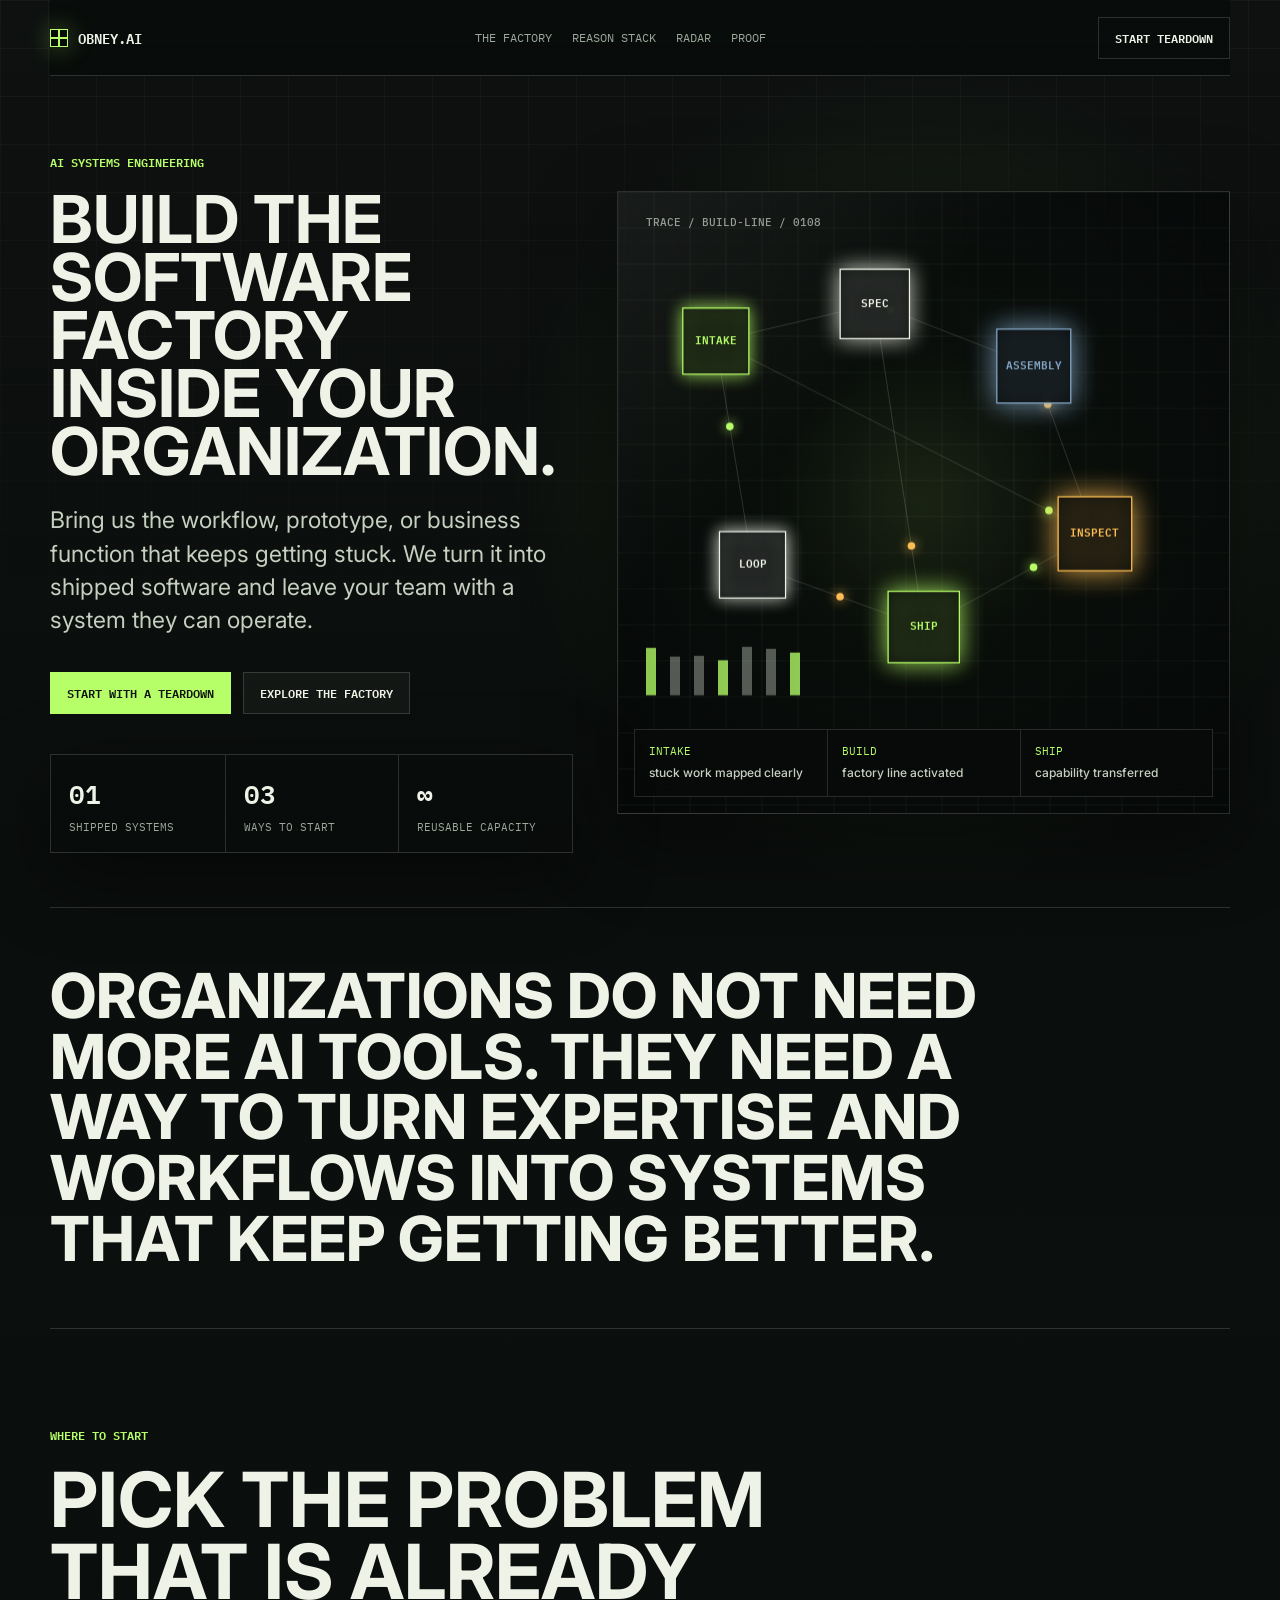
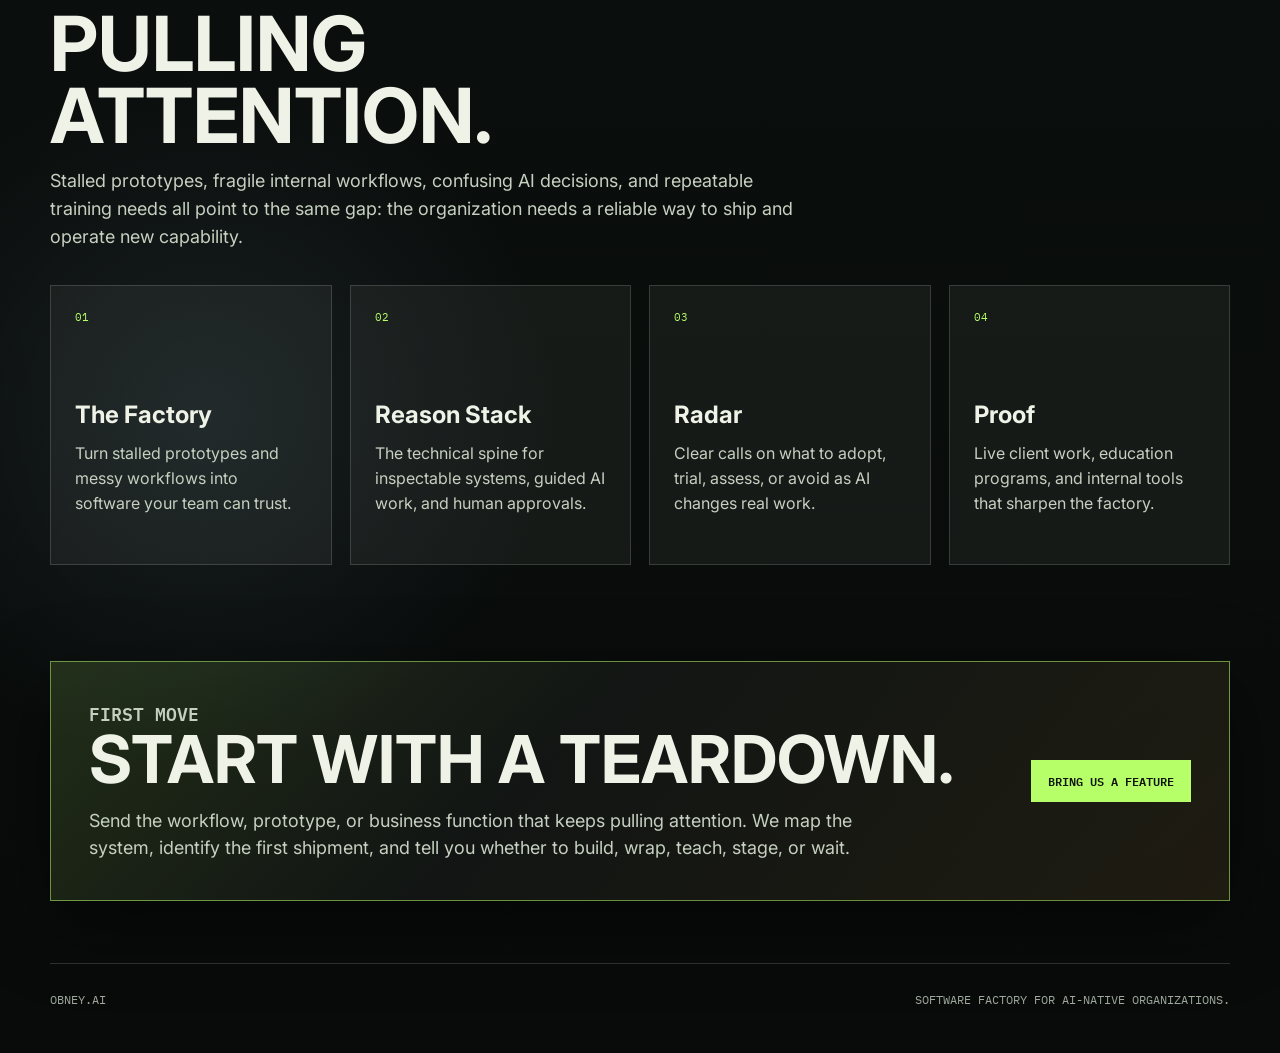
<file: index.html>
<!doctype html>
<html lang="en">
  <head>
    <meta charset="utf-8">
    <meta name="viewport" content="width=device-width, initial-scale=1">
    <title>obney.ai | AI Systems Engineering</title>
    <meta
      name="description"
      content="obney.ai builds software factories inside organizations: AI-native systems, operator workflows, and durable production capacity."
    >
    <meta property="og:title" content="obney.ai | AI Systems Engineering">
    <meta property="og:description" content="Build the software factory inside your organization.">
    <meta property="og:type" content="website">
    <meta name="theme-color" content="#0b0f0d">
    <link rel="preconnect" href="https://fonts.googleapis.com">
    <link rel="preconnect" href="https://fonts.gstatic.com" crossorigin>
    <link
      href="https://fonts.googleapis.com/css2?family=IBM+Plex+Mono:wght@400;500;600&family=Inter:wght@400;500;600;700;800&display=swap"
      rel="stylesheet"
    >
    <link rel="stylesheet" href="styles.css">
  </head>
  <body>
    <div class="site-shell">
      <header class="nav" aria-label="Primary navigation">
        <a class="brand" href="index.html" aria-label="obney.ai home">
          <span class="brand-mark" aria-hidden="true"></span>
          <span>obney.ai</span>
        </a>
        <nav class="nav-links">
          <a href="factory.html">The Factory</a>
          <a href="reason-stack.html">Reason Stack</a>
          <a href="radar.html">Radar</a>
          <a href="proof.html">Proof</a>
        </nav>
        <a class="nav-cta" href="teardown.html">Start teardown</a>
      </header>

      <main>
        <section class="hero" aria-labelledby="hero-title">
          <div class="hero-copy">
            <p class="eyebrow">AI systems engineering</p>
            <h1 id="hero-title">Build the software factory inside your organization.</h1>
            <p class="hero-lede">
              Bring us the workflow, prototype, or business function that keeps
              getting stuck. We turn it into shipped software and leave your team
              with a system they can operate.
            </p>
            <div class="hero-actions" aria-label="Hero actions">
              <a class="button primary" href="teardown.html">Start with a teardown</a>
              <a class="button secondary" href="factory.html">Explore the factory</a>
            </div>
            <div class="signal-strip" aria-label="Obney delivery model">
              <div>
                <span class="signal-value">01</span>
                <span class="signal-label">shipped systems</span>
              </div>
              <div>
                <span class="signal-value">03</span>
                <span class="signal-label">ways to start</span>
              </div>
              <div>
                <span class="signal-value">∞</span>
                <span class="signal-label">reusable capacity</span>
              </div>
            </div>
          </div>

          <div class="hero-visual" aria-label="Animated map of the software factory">
            <canvas id="factory-canvas" width="900" height="760"></canvas>
            <div class="visual-console" aria-hidden="true">
              <div class="console-row">
                <span>INTAKE</span>
                <strong>stuck work mapped clearly</strong>
              </div>
              <div class="console-row">
                <span>BUILD</span>
                <strong>factory line activated</strong>
              </div>
              <div class="console-row">
                <span>SHIP</span>
                <strong>capability transferred</strong>
              </div>
            </div>
          </div>
        </section>

        <section class="section compact" aria-label="Positioning statement">
          <p class="statement">
            Organizations do not need more AI tools. They need a way to turn
            expertise and workflows into systems that keep getting better.
          </p>
        </section>

        <section class="section" aria-labelledby="site-map-title">
          <div class="section-head">
            <p class="eyebrow">Where to start</p>
            <h2 id="site-map-title">Pick the problem that is already pulling attention.</h2>
            <p>
              Stalled prototypes, fragile internal workflows, confusing AI decisions,
              and repeatable training needs all point to the same gap: the organization
              needs a reliable way to ship and operate new capability.
            </p>
          </div>

          <div class="page-grid">
            <a class="page-card" href="factory.html">
              <span>01</span>
              <h3>The Factory</h3>
              <p>Turn stalled prototypes and messy workflows into software your team can trust.</p>
            </a>
            <a class="page-card" href="reason-stack.html">
              <span>02</span>
              <h3>Reason Stack</h3>
              <p>The technical spine for inspectable systems, guided AI work, and human approvals.</p>
            </a>
            <a class="page-card" href="radar.html">
              <span>03</span>
              <h3>Radar</h3>
              <p>Clear calls on what to adopt, trial, assess, or avoid as AI changes real work.</p>
            </a>
            <a class="page-card" href="proof.html">
              <span>04</span>
              <h3>Proof</h3>
              <p>Live client work, education programs, and internal tools that sharpen the factory.</p>
            </a>
          </div>
        </section>

        <section class="section teardown" aria-labelledby="teardown-title">
          <div>
            <p class="eyebrow">First move</p>
            <h2 id="teardown-title">Start with a teardown.</h2>
            <p>
              Send the workflow, prototype, or business function that keeps pulling
              attention. We map the system, identify the first shipment, and tell you
              whether to build, wrap, teach, stage, or wait.
            </p>
          </div>
          <a class="button primary" href="teardown.html">Bring us a feature</a>
        </section>
      </main>
    </div>

    <footer class="footer">
      <span>obney.ai</span>
      <span>Software factory for AI-native organizations.</span>
    </footer>

    <script src="script.js"></script>
  </body>
</html>
</file>
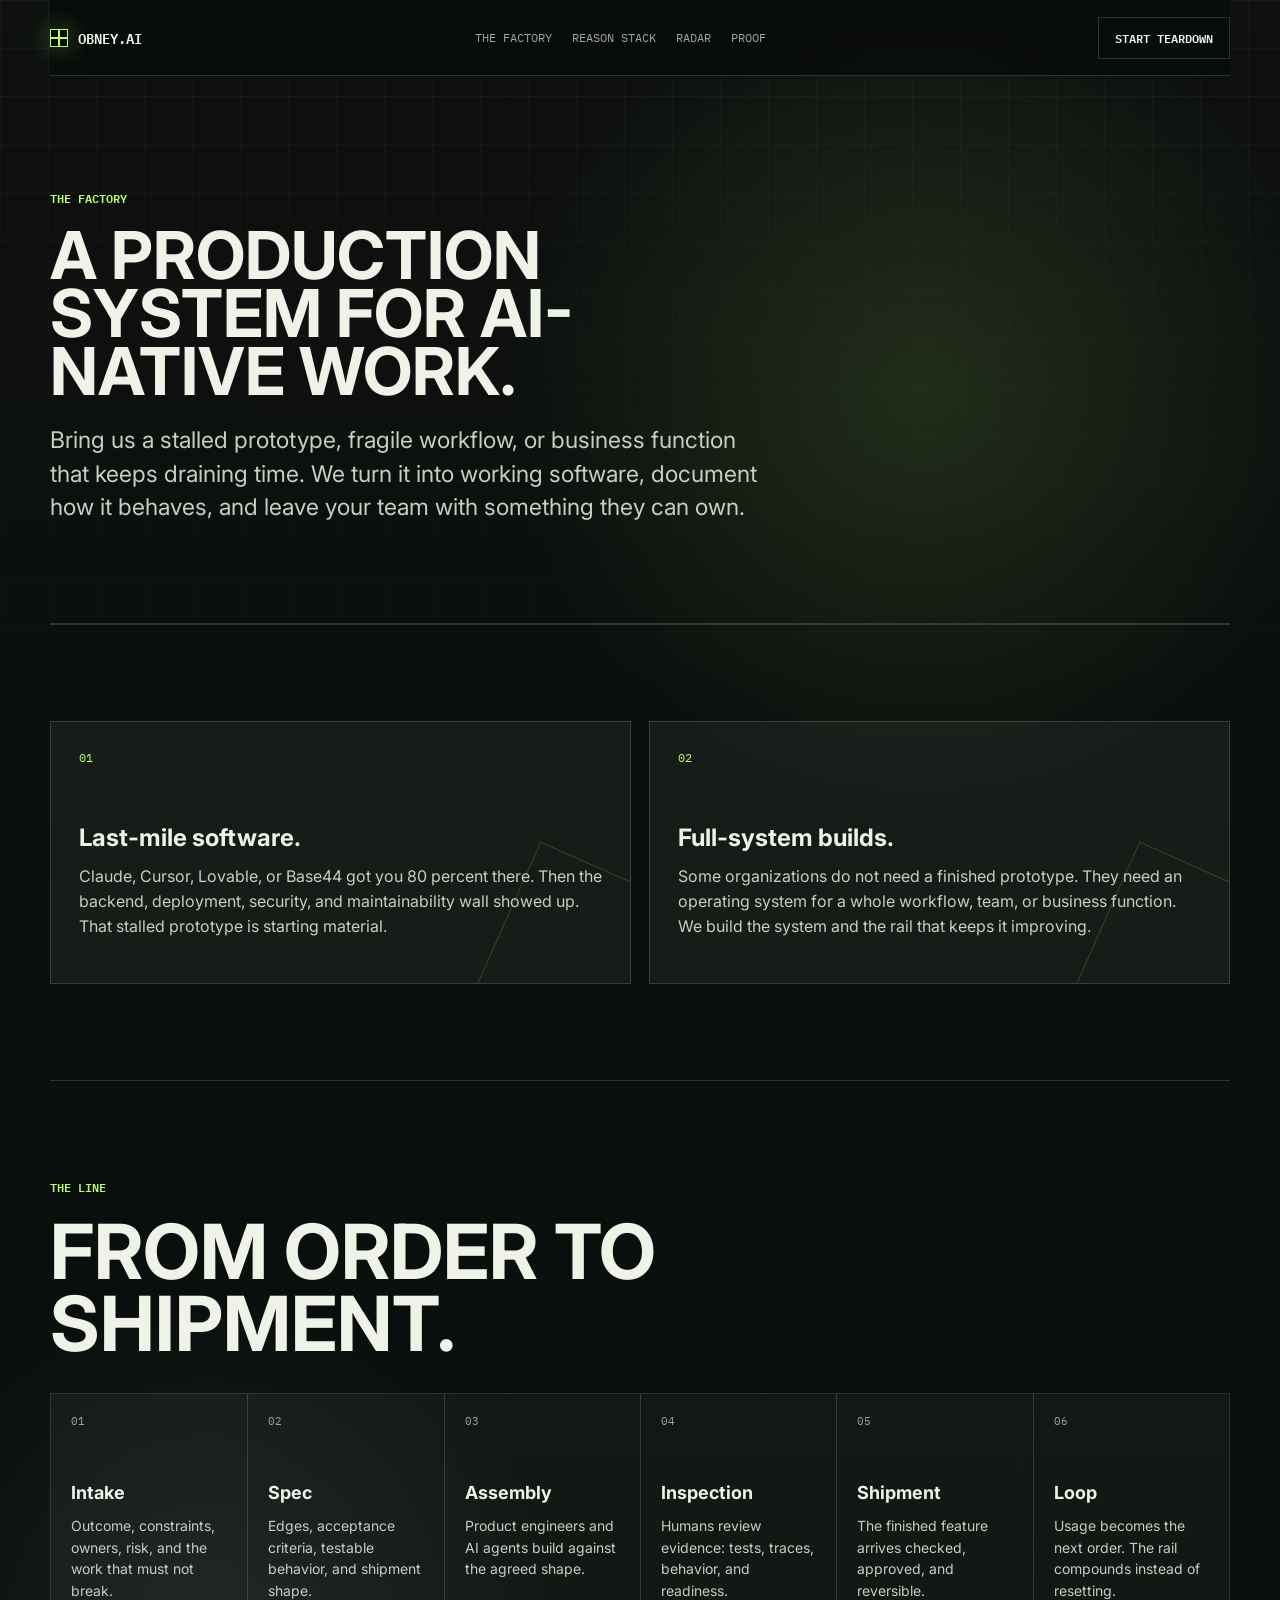
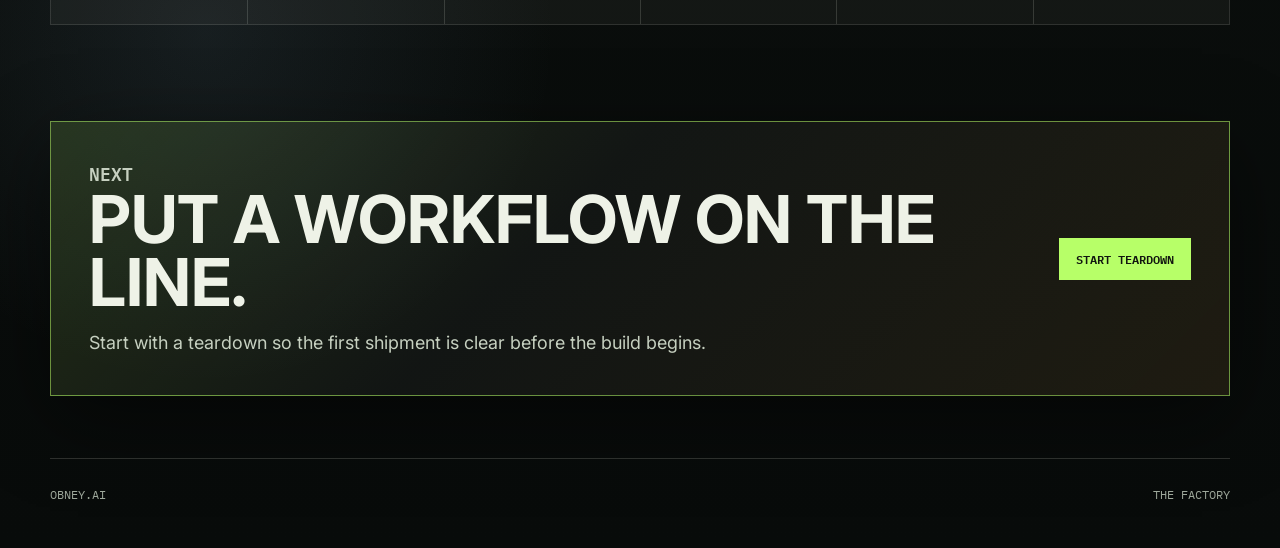
<file: factory.html>
<!doctype html>
<html lang="en">
  <head>
    <meta charset="utf-8">
    <meta name="viewport" content="width=device-width, initial-scale=1">
    <title>The Factory | obney.ai</title>
    <meta name="description" content="The obney.ai software factory turns stalled prototypes and workflows into durable AI-native systems.">
    <meta name="theme-color" content="#0b0f0d">
    <link rel="preconnect" href="https://fonts.googleapis.com">
    <link rel="preconnect" href="https://fonts.gstatic.com" crossorigin>
    <link href="https://fonts.googleapis.com/css2?family=IBM+Plex+Mono:wght@400;500;600&family=Inter:wght@400;500;600;700;800&display=swap" rel="stylesheet">
    <link rel="stylesheet" href="styles.css">
  </head>
  <body>
    <div class="site-shell">
      <header class="nav" aria-label="Primary navigation">
        <a class="brand" href="index.html"><span class="brand-mark" aria-hidden="true"></span><span>obney.ai</span></a>
        <nav class="nav-links">
          <a href="factory.html">The Factory</a>
          <a href="reason-stack.html">Reason Stack</a>
          <a href="radar.html">Radar</a>
          <a href="proof.html">Proof</a>
        </nav>
        <a class="nav-cta" href="teardown.html">Start teardown</a>
      </header>

      <main>
        <section class="page-hero">
          <p class="eyebrow">The Factory</p>
          <h1>A production system for AI-native work.</h1>
          <p>
            Bring us a stalled prototype, fragile workflow, or business function that
            keeps draining time. We turn it into working software, document how it
            behaves, and leave your team with something they can own.
          </p>
        </section>

        <section class="section">
          <div class="split-grid">
            <article class="entry-panel">
              <span class="panel-index">01</span>
              <h3>Last-mile software.</h3>
              <p>
                Claude, Cursor, Lovable, or Base44 got you 80 percent there. Then
                the backend, deployment, security, and maintainability wall showed up.
                That stalled prototype is starting material.
              </p>
            </article>
            <article class="entry-panel">
              <span class="panel-index">02</span>
              <h3>Full-system builds.</h3>
              <p>
                Some organizations do not need a finished prototype. They need an
                operating system for a whole workflow, team, or business function.
                We build the system and the rail that keeps it improving.
              </p>
            </article>
          </div>
        </section>

        <section class="section">
          <div class="section-head">
            <p class="eyebrow">The line</p>
            <h2>From order to shipment.</h2>
          </div>
          <div class="process" aria-label="Software factory process">
            <div class="process-step"><span>01</span><h3>Intake</h3><p>Outcome, constraints, owners, risk, and the work that must not break.</p></div>
            <div class="process-step"><span>02</span><h3>Spec</h3><p>Edges, acceptance criteria, testable behavior, and shipment shape.</p></div>
            <div class="process-step"><span>03</span><h3>Assembly</h3><p>Product engineers and AI agents build against the agreed shape.</p></div>
            <div class="process-step"><span>04</span><h3>Inspection</h3><p>Humans review evidence: tests, traces, behavior, and readiness.</p></div>
            <div class="process-step"><span>05</span><h3>Shipment</h3><p>The finished feature arrives checked, approved, and reversible.</p></div>
            <div class="process-step"><span>06</span><h3>Loop</h3><p>Usage becomes the next order. The rail compounds instead of resetting.</p></div>
          </div>
        </section>

        <section class="section teardown">
          <div>
            <p class="eyebrow">Next</p>
            <h2>Put a workflow on the line.</h2>
            <p>Start with a teardown so the first shipment is clear before the build begins.</p>
          </div>
          <a class="button primary" href="teardown.html">Start teardown</a>
        </section>
      </main>
    </div>
    <footer class="footer"><span>obney.ai</span><span>The Factory</span></footer>
    <script src="script.js"></script>
  </body>
</html>
</file>
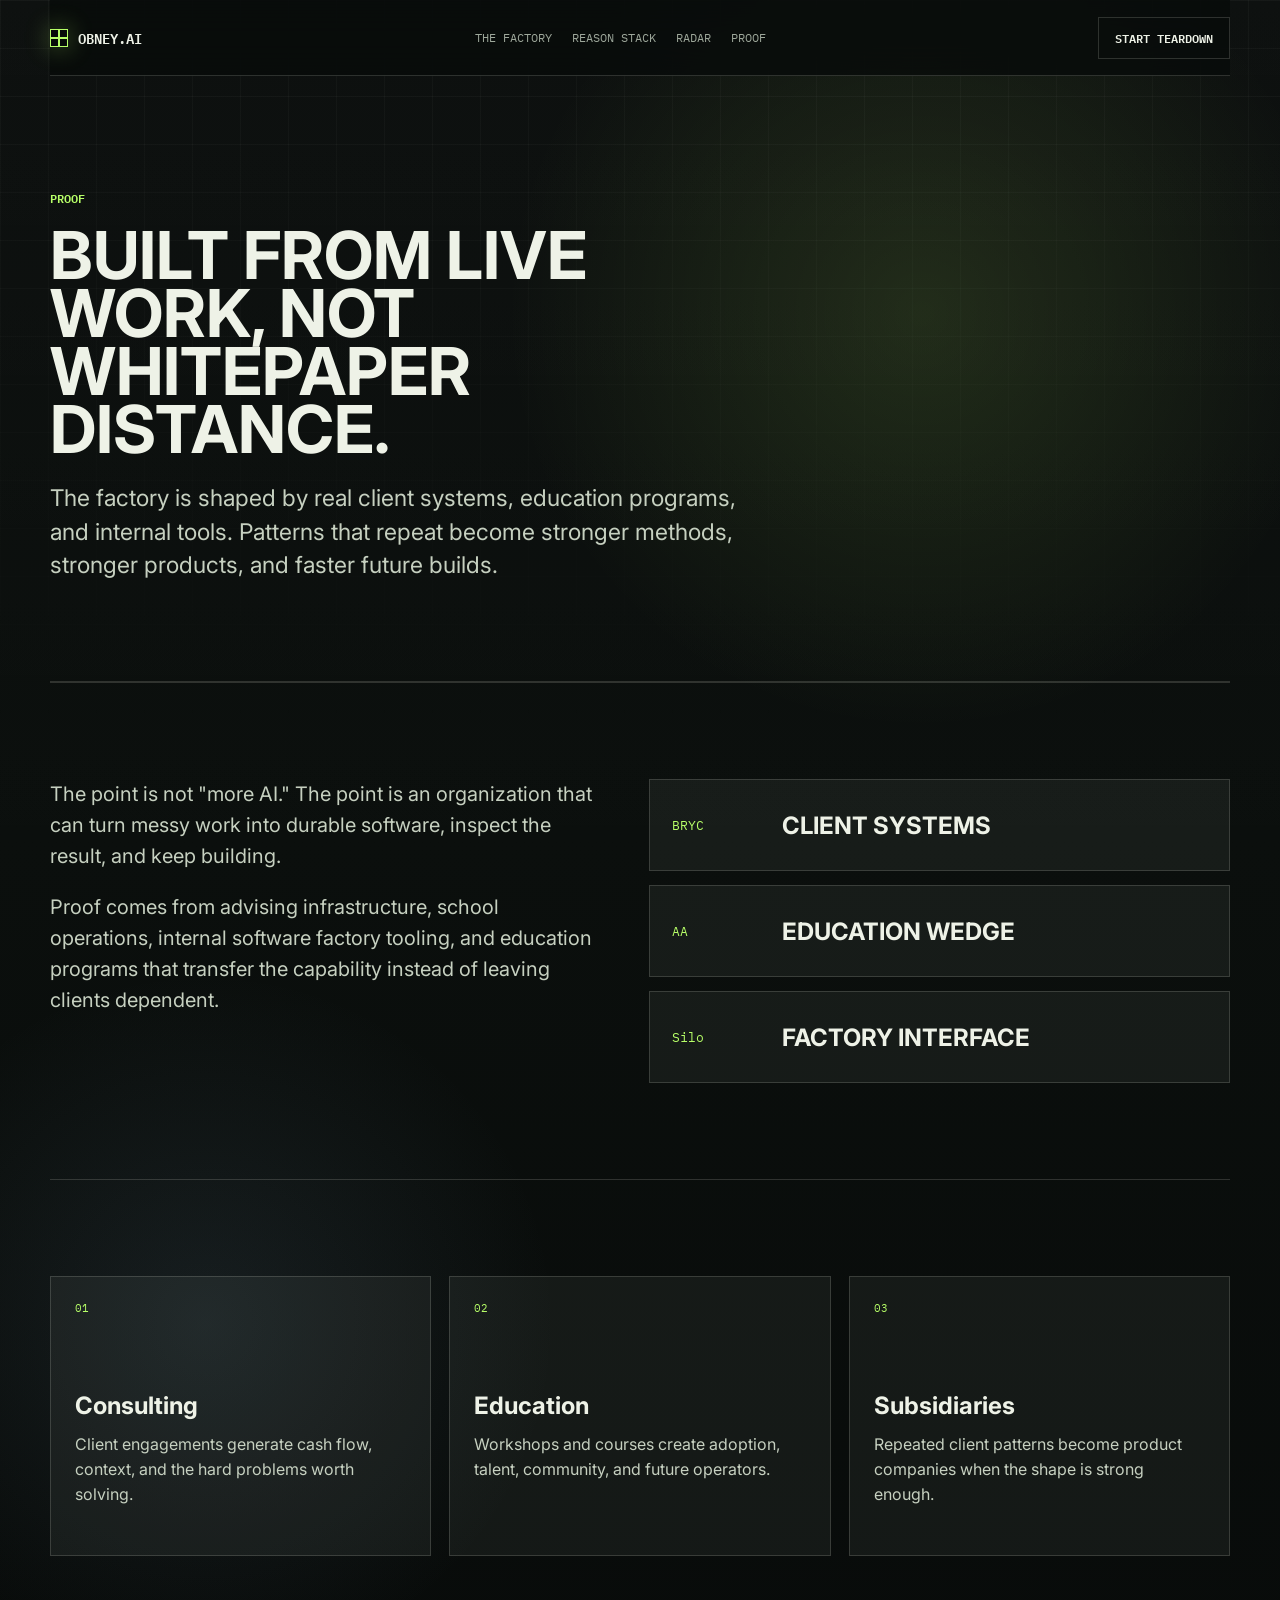
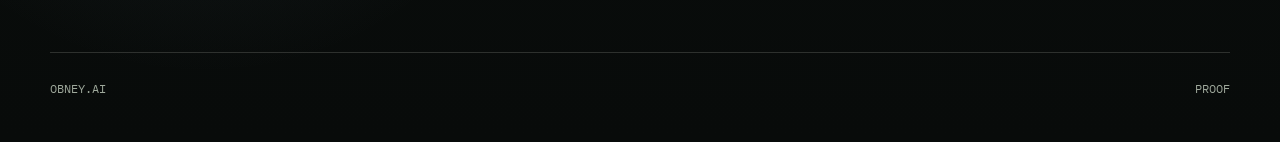
<file: proof.html>
<!doctype html>
<html lang="en">
  <head>
    <meta charset="utf-8">
    <meta name="viewport" content="width=device-width, initial-scale=1">
    <title>Proof | obney.ai</title>
    <meta name="description" content="The obney.ai proof environment: consulting, education, subsidiaries, and internal tooling.">
    <meta name="theme-color" content="#0b0f0d">
    <link rel="preconnect" href="https://fonts.googleapis.com">
    <link rel="preconnect" href="https://fonts.gstatic.com" crossorigin>
    <link href="https://fonts.googleapis.com/css2?family=IBM+Plex+Mono:wght@400;500;600&family=Inter:wght@400;500;600;700;800&display=swap" rel="stylesheet">
    <link rel="stylesheet" href="styles.css">
  </head>
  <body>
    <div class="site-shell">
      <header class="nav" aria-label="Primary navigation">
        <a class="brand" href="index.html"><span class="brand-mark" aria-hidden="true"></span><span>obney.ai</span></a>
        <nav class="nav-links">
          <a href="factory.html">The Factory</a>
          <a href="reason-stack.html">Reason Stack</a>
          <a href="radar.html">Radar</a>
          <a href="proof.html">Proof</a>
        </nav>
        <a class="nav-cta" href="teardown.html">Start teardown</a>
      </header>

      <main>
        <section class="page-hero">
          <p class="eyebrow">Proof</p>
          <h1>Built from live work, not whitepaper distance.</h1>
          <p>
            The factory is shaped by real client systems, education programs, and
            internal tools. Patterns that repeat become stronger methods, stronger
            products, and faster future builds.
          </p>
        </section>

        <section class="section">
          <div class="proof-layout">
            <div class="proof-copy">
              <p>
                The point is not "more AI." The point is an organization that can turn
                messy work into durable software, inspect the result, and keep building.
              </p>
              <p>
                Proof comes from advising infrastructure, school operations, internal
                software factory tooling, and education programs that transfer the
                capability instead of leaving clients dependent.
              </p>
            </div>
            <div class="proof-metrics" aria-label="Proof metrics">
              <div><span>BRYC</span><strong>client systems</strong></div>
              <div><span>AA</span><strong>education wedge</strong></div>
              <div><span>Silo</span><strong>factory interface</strong></div>
            </div>
          </div>
        </section>

        <section class="section">
          <div class="feature-grid">
            <article><span>01</span><h3>Consulting</h3><p>Client engagements generate cash flow, context, and the hard problems worth solving.</p></article>
            <article><span>02</span><h3>Education</h3><p>Workshops and courses create adoption, talent, community, and future operators.</p></article>
            <article><span>03</span><h3>Subsidiaries</h3><p>Repeated client patterns become product companies when the shape is strong enough.</p></article>
          </div>
        </section>
      </main>
    </div>
    <footer class="footer"><span>obney.ai</span><span>Proof</span></footer>
    <script src="script.js"></script>
  </body>
</html>
</file>
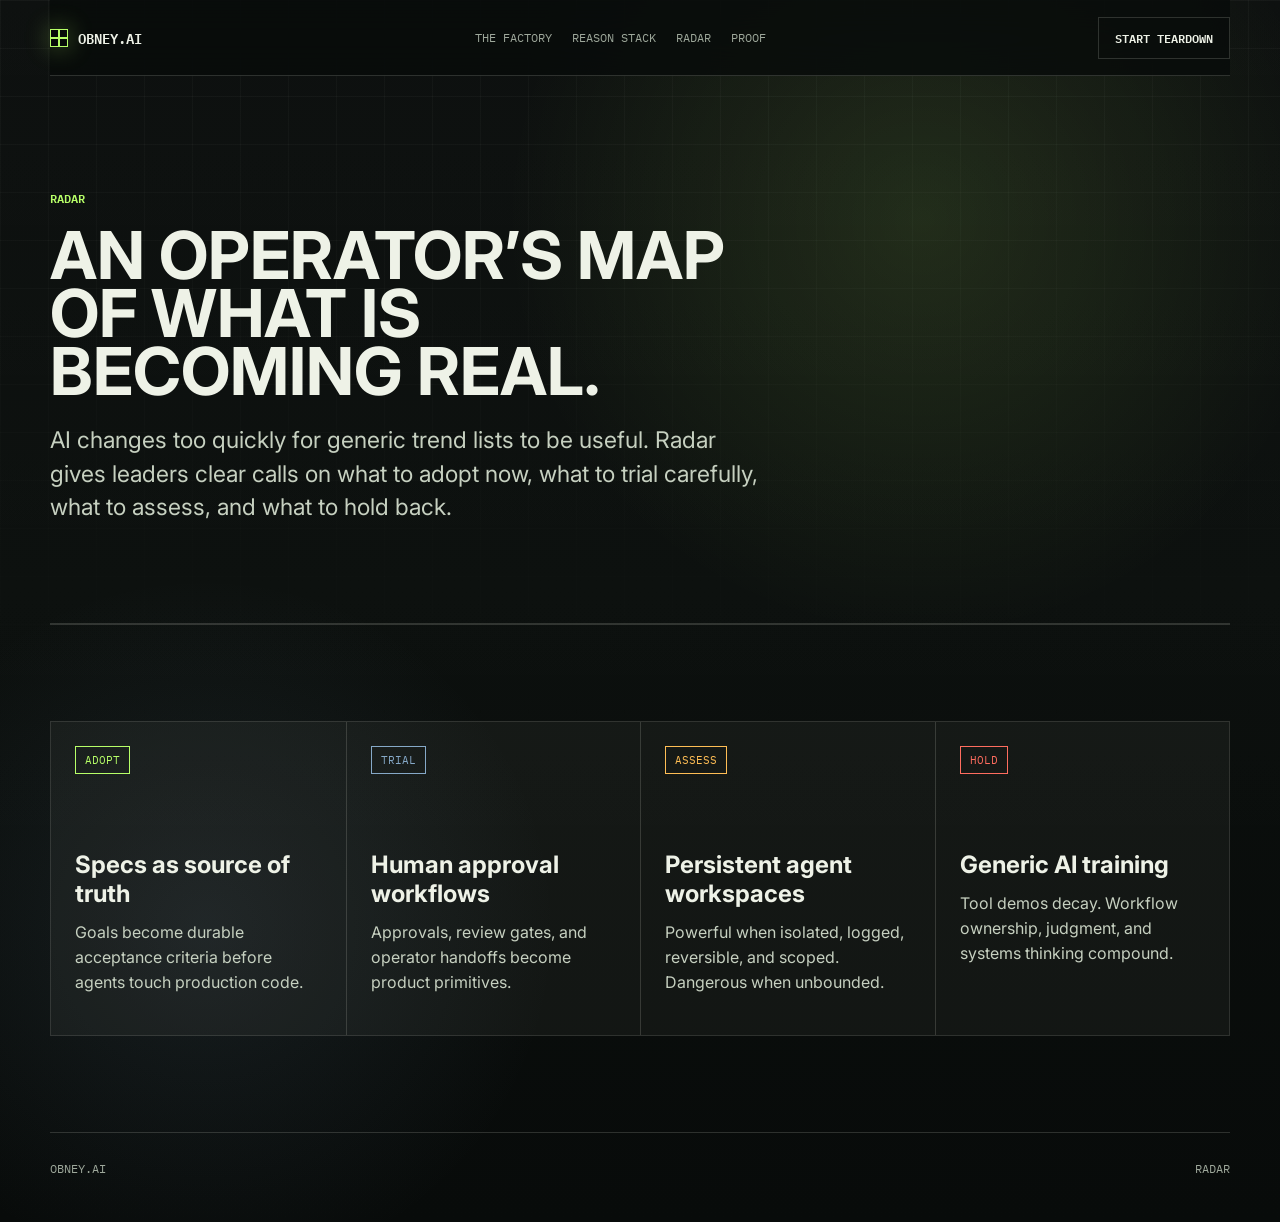
<file: radar.html>
<!doctype html>
<html lang="en">
  <head>
    <meta charset="utf-8">
    <meta name="viewport" content="width=device-width, initial-scale=1">
    <title>Radar | obney.ai</title>
    <meta name="description" content="An operator's radar for what is becoming real in AI-native organizations.">
    <meta name="theme-color" content="#0b0f0d">
    <link rel="preconnect" href="https://fonts.googleapis.com">
    <link rel="preconnect" href="https://fonts.gstatic.com" crossorigin>
    <link href="https://fonts.googleapis.com/css2?family=IBM+Plex+Mono:wght@400;500;600&family=Inter:wght@400;500;600;700;800&display=swap" rel="stylesheet">
    <link rel="stylesheet" href="styles.css">
  </head>
  <body>
    <div class="site-shell">
      <header class="nav" aria-label="Primary navigation">
        <a class="brand" href="index.html"><span class="brand-mark" aria-hidden="true"></span><span>obney.ai</span></a>
        <nav class="nav-links">
          <a href="factory.html">The Factory</a>
          <a href="reason-stack.html">Reason Stack</a>
          <a href="radar.html">Radar</a>
          <a href="proof.html">Proof</a>
        </nav>
        <a class="nav-cta" href="teardown.html">Start teardown</a>
      </header>

      <main>
        <section class="page-hero">
          <p class="eyebrow">Radar</p>
          <h1>An operator’s map of what is becoming real.</h1>
          <p>
            AI changes too quickly for generic trend lists to be useful. Radar gives
            leaders clear calls on what to adopt now, what to trial carefully, what to
            assess, and what to hold back.
          </p>
        </section>

        <section class="section">
          <div class="radar-board">
            <article><span class="status adopt">Adopt</span><h3>Specs as source of truth</h3><p>Goals become durable acceptance criteria before agents touch production code.</p></article>
            <article><span class="status trial">Trial</span><h3>Human approval workflows</h3><p>Approvals, review gates, and operator handoffs become product primitives.</p></article>
            <article><span class="status assess">Assess</span><h3>Persistent agent workspaces</h3><p>Powerful when isolated, logged, reversible, and scoped. Dangerous when unbounded.</p></article>
            <article><span class="status hold">Hold</span><h3>Generic AI training</h3><p>Tool demos decay. Workflow ownership, judgment, and systems thinking compound.</p></article>
          </div>
        </section>
      </main>
    </div>
    <footer class="footer"><span>obney.ai</span><span>Radar</span></footer>
    <script src="script.js"></script>
  </body>
</html>
</file>
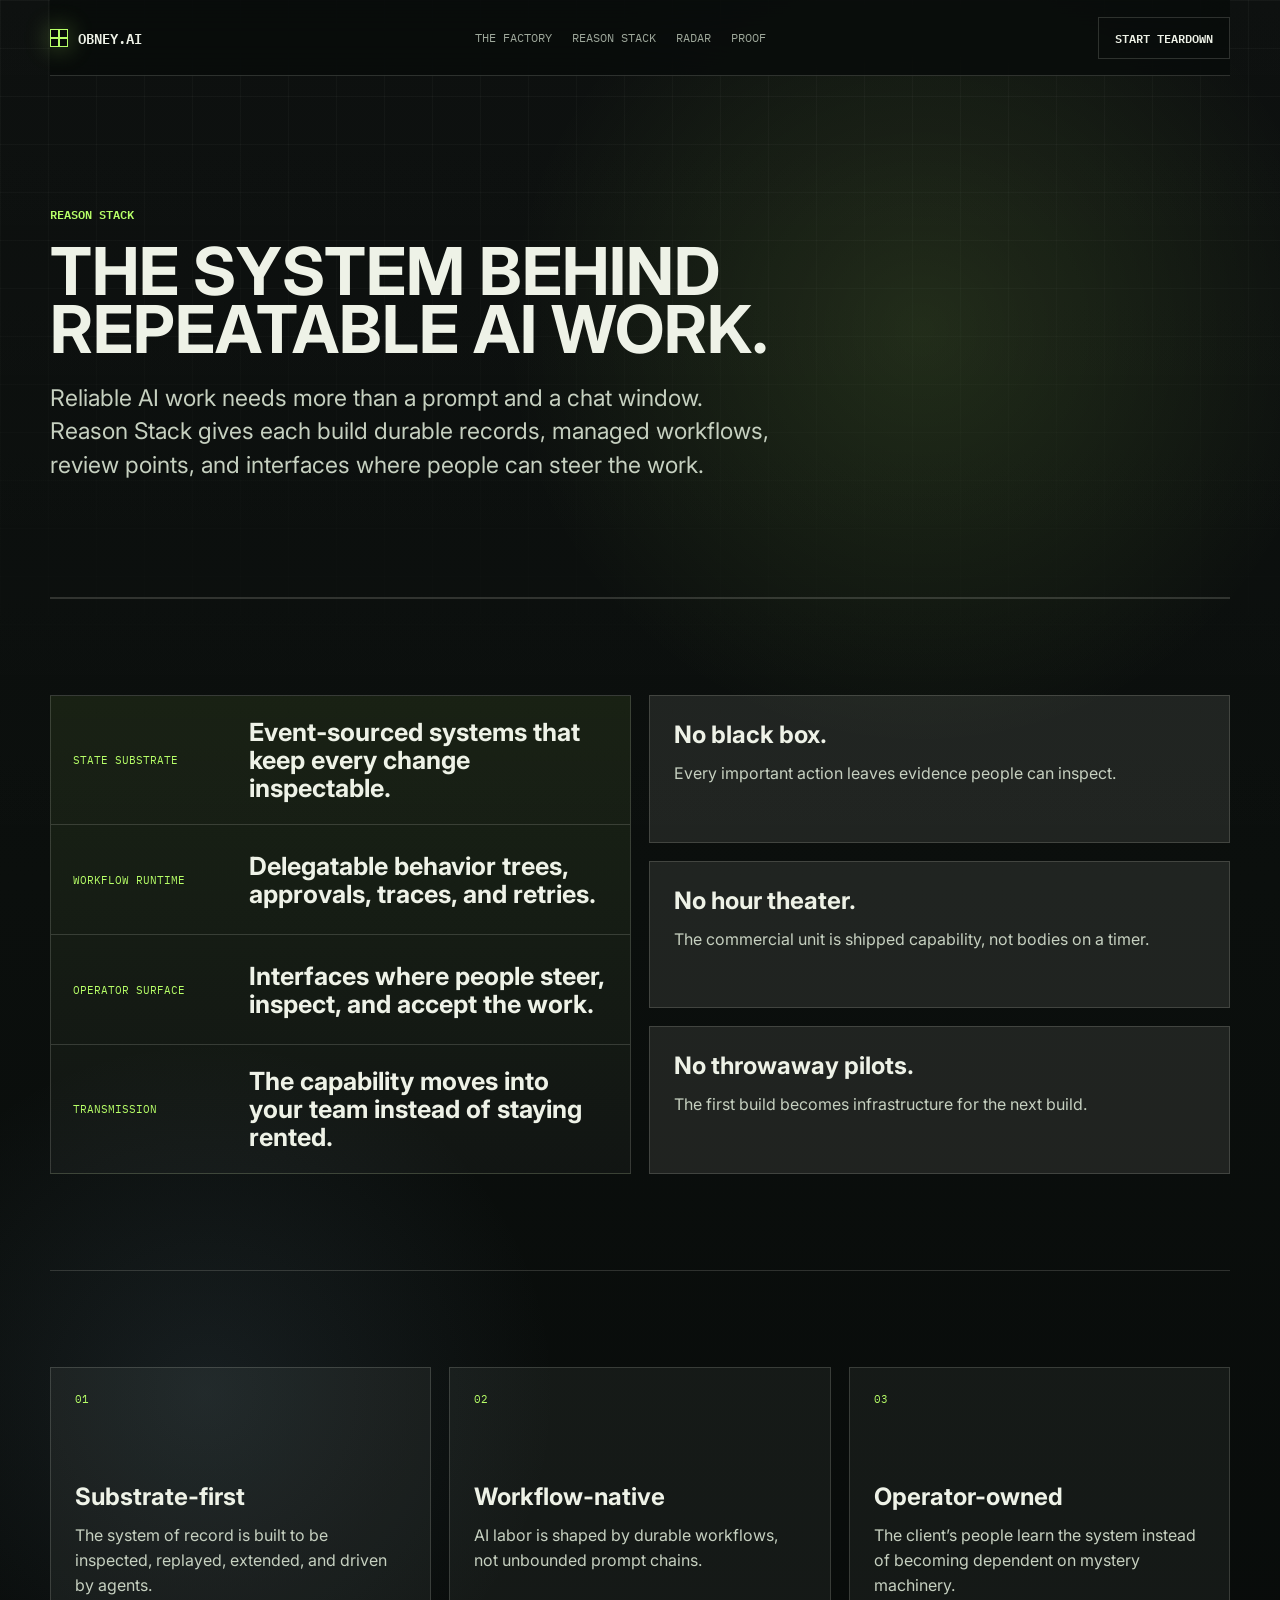
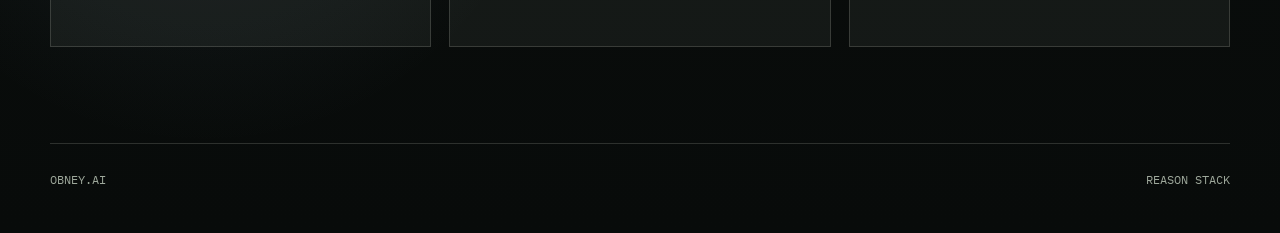
<file: reason-stack.html>
<!doctype html>
<html lang="en">
  <head>
    <meta charset="utf-8">
    <meta name="viewport" content="width=device-width, initial-scale=1">
    <title>Reason Stack | obney.ai</title>
    <meta name="description" content="Reason Stack is the engineering core underneath the obney.ai software factory.">
    <meta name="theme-color" content="#0b0f0d">
    <link rel="preconnect" href="https://fonts.googleapis.com">
    <link rel="preconnect" href="https://fonts.gstatic.com" crossorigin>
    <link href="https://fonts.googleapis.com/css2?family=IBM+Plex+Mono:wght@400;500;600&family=Inter:wght@400;500;600;700;800&display=swap" rel="stylesheet">
    <link rel="stylesheet" href="styles.css">
  </head>
  <body>
    <div class="site-shell">
      <header class="nav" aria-label="Primary navigation">
        <a class="brand" href="index.html"><span class="brand-mark" aria-hidden="true"></span><span>obney.ai</span></a>
        <nav class="nav-links">
          <a href="factory.html">The Factory</a>
          <a href="reason-stack.html">Reason Stack</a>
          <a href="radar.html">Radar</a>
          <a href="proof.html">Proof</a>
        </nav>
        <a class="nav-cta" href="teardown.html">Start teardown</a>
      </header>

      <main>
        <section class="page-hero">
          <p class="eyebrow">Reason Stack</p>
          <h1>The system behind repeatable AI work.</h1>
          <p>
            Reliable AI work needs more than a prompt and a chat window. Reason Stack
            gives each build durable records, managed workflows, review points, and
            interfaces where people can steer the work.
          </p>
        </section>

        <section class="section">
          <div class="stack-grid">
            <div class="stack-rail" aria-label="Reason Stack layers">
              <div class="stack-layer"><span>State substrate</span><strong>Event-sourced systems that keep every change inspectable.</strong></div>
              <div class="stack-layer"><span>Workflow runtime</span><strong>Delegatable behavior trees, approvals, traces, and retries.</strong></div>
              <div class="stack-layer"><span>Operator surface</span><strong>Interfaces where people steer, inspect, and accept the work.</strong></div>
              <div class="stack-layer"><span>Transmission</span><strong>The capability moves into your team instead of staying rented.</strong></div>
            </div>

            <div class="principles">
              <article><h3>No black box.</h3><p>Every important action leaves evidence people can inspect.</p></article>
              <article><h3>No hour theater.</h3><p>The commercial unit is shipped capability, not bodies on a timer.</p></article>
              <article><h3>No throwaway pilots.</h3><p>The first build becomes infrastructure for the next build.</p></article>
            </div>
          </div>
        </section>

        <section class="section">
          <div class="feature-grid">
            <article><span>01</span><h3>Substrate-first</h3><p>The system of record is built to be inspected, replayed, extended, and driven by agents.</p></article>
            <article><span>02</span><h3>Workflow-native</h3><p>AI labor is shaped by durable workflows, not unbounded prompt chains.</p></article>
            <article><span>03</span><h3>Operator-owned</h3><p>The client’s people learn the system instead of becoming dependent on mystery machinery.</p></article>
          </div>
        </section>
      </main>
    </div>
    <footer class="footer"><span>obney.ai</span><span>Reason Stack</span></footer>
    <script src="script.js"></script>
  </body>
</html>
</file>
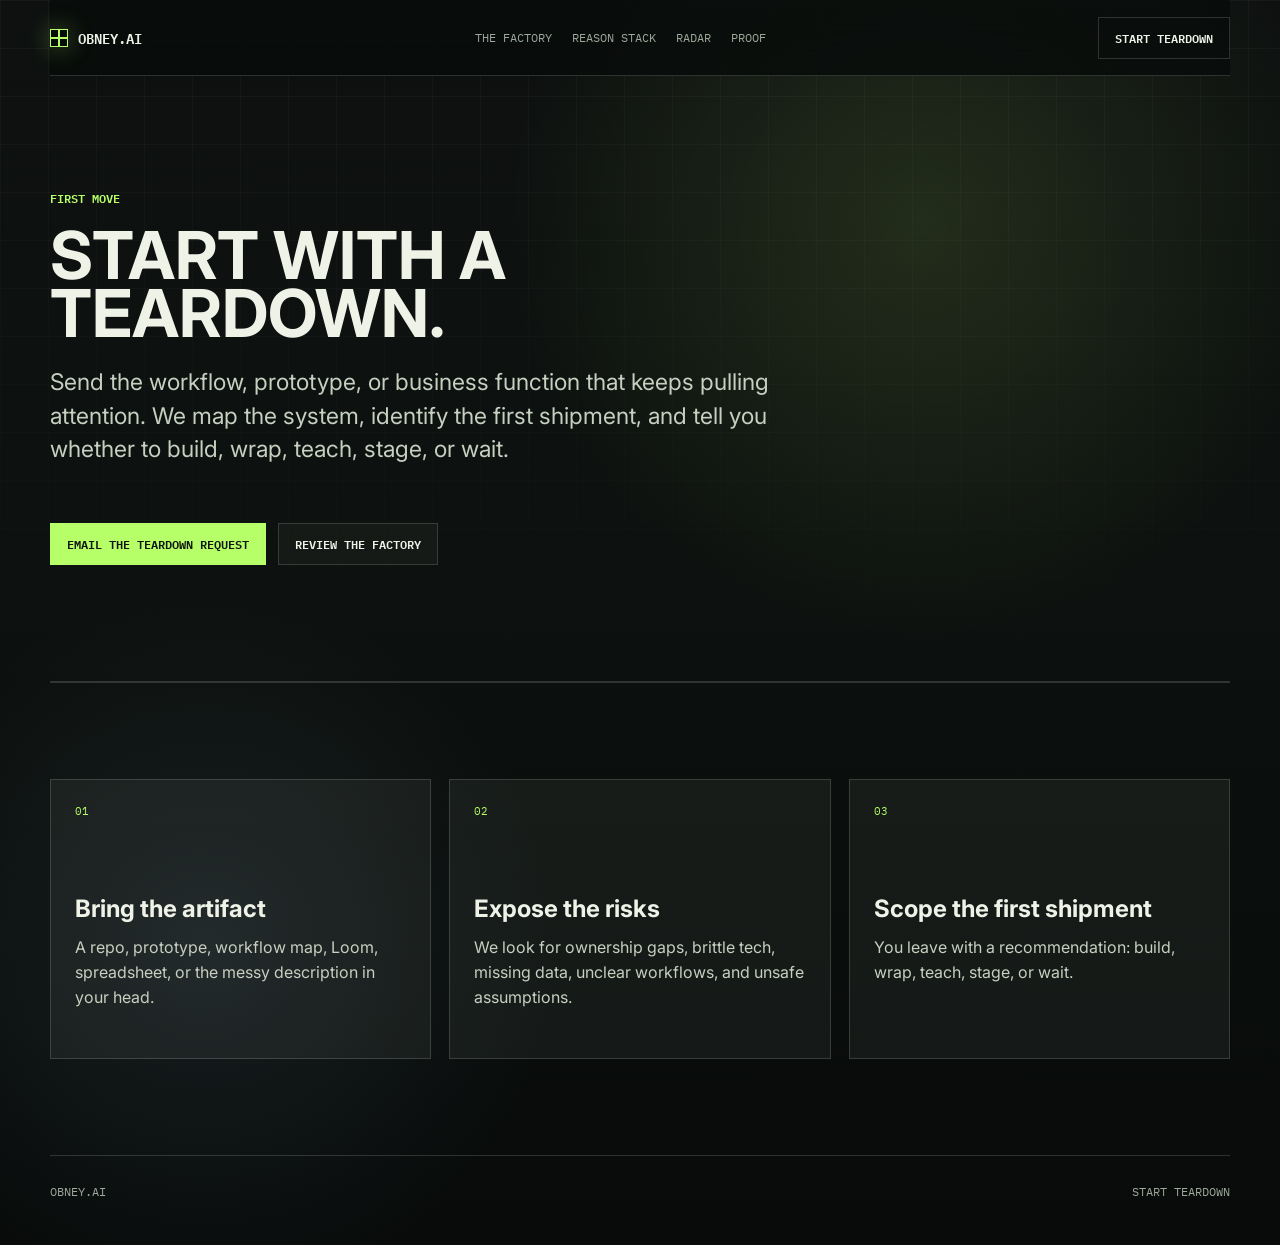
<file: teardown.html>
<!doctype html>
<html lang="en">
  <head>
    <meta charset="utf-8">
    <meta name="viewport" content="width=device-width, initial-scale=1">
    <title>Start Teardown | obney.ai</title>
    <meta name="description" content="Start with an obney.ai teardown for a workflow, prototype, or business function.">
    <meta name="theme-color" content="#0b0f0d">
    <link rel="preconnect" href="https://fonts.googleapis.com">
    <link rel="preconnect" href="https://fonts.gstatic.com" crossorigin>
    <link href="https://fonts.googleapis.com/css2?family=IBM+Plex+Mono:wght@400;500;600&family=Inter:wght@400;500;600;700;800&display=swap" rel="stylesheet">
    <link rel="stylesheet" href="styles.css">
  </head>
  <body>
    <div class="site-shell">
      <header class="nav" aria-label="Primary navigation">
        <a class="brand" href="index.html"><span class="brand-mark" aria-hidden="true"></span><span>obney.ai</span></a>
        <nav class="nav-links">
          <a href="factory.html">The Factory</a>
          <a href="reason-stack.html">Reason Stack</a>
          <a href="radar.html">Radar</a>
          <a href="proof.html">Proof</a>
        </nav>
        <a class="nav-cta" href="teardown.html">Start teardown</a>
      </header>

      <main>
        <section class="page-hero">
          <p class="eyebrow">First move</p>
          <h1>Start with a teardown.</h1>
          <p>
            Send the workflow, prototype, or business function that keeps pulling
            attention. We map the system, identify the first shipment, and tell you
            whether to build, wrap, teach, stage, or wait.
          </p>
          <div class="hero-actions">
            <a class="button primary" href="mailto:hello@obney.ai?subject=AI%20Operating%20Teardown">Email the teardown request</a>
            <a class="button secondary" href="factory.html">Review the factory</a>
          </div>
        </section>

        <section class="section">
          <div class="feature-grid">
            <article><span>01</span><h3>Bring the artifact</h3><p>A repo, prototype, workflow map, Loom, spreadsheet, or the messy description in your head.</p></article>
            <article><span>02</span><h3>Expose the risks</h3><p>We look for ownership gaps, brittle tech, missing data, unclear workflows, and unsafe assumptions.</p></article>
            <article><span>03</span><h3>Scope the first shipment</h3><p>You leave with a recommendation: build, wrap, teach, stage, or wait.</p></article>
          </div>
        </section>
      </main>
    </div>
    <footer class="footer"><span>obney.ai</span><span>Start teardown</span></footer>
    <script src="script.js"></script>
  </body>
</html>
</file>
<file: styles.css>
:root {
  color-scheme: dark;
  --bg: #080b0a;
  --bg-2: #0d120f;
  --panel: rgba(238, 242, 231, 0.055);
  --panel-strong: rgba(238, 242, 231, 0.095);
  --line: rgba(238, 242, 231, 0.16);
  --line-bright: rgba(183, 255, 104, 0.52);
  --text: #eef2e7;
  --muted: #9ea89b;
  --soft: #c6d0c0;
  --acid: #b7ff68;
  --amber: #ffbe55;
  --steel: #86a9c8;
  --red: #ff6d5f;
  --shadow: 0 24px 80px rgba(0, 0, 0, 0.45);
}

* {
  box-sizing: border-box;
}

html {
  scroll-behavior: smooth;
}

body {
  margin: 0;
  background:
    radial-gradient(circle at 72% 18%, rgba(183, 255, 104, 0.12), transparent 26rem),
    radial-gradient(circle at 16% 76%, rgba(134, 169, 200, 0.11), transparent 22rem),
    linear-gradient(180deg, #080b0a 0%, #0b0f0d 48%, #080b0a 100%);
  color: var(--text);
  font-family: Inter, system-ui, -apple-system, BlinkMacSystemFont, "Segoe UI", sans-serif;
  letter-spacing: 0;
}

body::before {
  position: fixed;
  inset: 0;
  z-index: -2;
  content: "";
  background-image:
    linear-gradient(rgba(238, 242, 231, 0.04) 1px, transparent 1px),
    linear-gradient(90deg, rgba(238, 242, 231, 0.035) 1px, transparent 1px);
  background-size: 48px 48px;
  mask-image: linear-gradient(to bottom, black, transparent 84%);
}

body::after {
  position: fixed;
  inset: 0;
  z-index: -1;
  pointer-events: none;
  content: "";
  background: linear-gradient(rgba(255, 255, 255, 0.025), rgba(255, 255, 255, 0));
  mix-blend-mode: screen;
}

a {
  color: inherit;
  text-decoration: none;
}

.site-shell {
  width: min(1180px, calc(100% - 32px));
  margin: 0 auto;
}

.nav {
  position: sticky;
  top: 0;
  z-index: 20;
  display: grid;
  grid-template-columns: auto 1fr auto;
  align-items: center;
  gap: 24px;
  min-height: 76px;
  border-bottom: 1px solid var(--line);
  background: rgba(8, 11, 10, 0.82);
  backdrop-filter: blur(18px);
}

.brand,
.nav-links,
.nav-cta,
.button,
.eyebrow,
.signal-label,
.signal-value,
.panel-index,
.process-step span,
.stack-layer span,
.status,
.proof-metrics span,
.footer {
  font-family: "IBM Plex Mono", monospace;
}

.brand {
  display: inline-flex;
  align-items: center;
  gap: 10px;
  font-size: 14px;
  font-weight: 600;
  text-transform: uppercase;
}

.brand-mark {
  width: 18px;
  height: 18px;
  border: 1px solid var(--acid);
  background:
    linear-gradient(90deg, transparent 46%, var(--acid) 46% 54%, transparent 54%),
    linear-gradient(transparent 46%, var(--acid) 46% 54%, transparent 54%);
  box-shadow: 0 0 24px rgba(183, 255, 104, 0.38);
}

.nav-links {
  display: flex;
  justify-content: center;
  gap: 20px;
  color: var(--muted);
  font-size: 12px;
  text-transform: uppercase;
}

.nav-links a {
  transition: color 160ms ease;
}

.nav-links a:hover {
  color: var(--text);
}

.nav-cta,
.button {
  display: inline-flex;
  align-items: center;
  justify-content: center;
  min-height: 42px;
  padding: 0 16px;
  border: 1px solid var(--line);
  font-size: 12px;
  font-weight: 600;
  text-transform: uppercase;
  transition: transform 160ms ease, border-color 160ms ease, background 160ms ease;
}

.nav-cta:hover,
.button:hover {
  transform: translateY(-1px);
  border-color: rgba(183, 255, 104, 0.62);
}

.button.primary {
  background: var(--acid);
  color: #11150f;
  border-color: var(--acid);
}

.button.secondary {
  background: rgba(238, 242, 231, 0.04);
}

.hero {
  display: grid;
  grid-template-columns: minmax(0, 0.92fr) minmax(380px, 1.08fr);
  gap: 44px;
  min-height: calc(100vh - 76px);
  align-items: center;
  padding: 76px 0 54px;
}

.hero-copy {
  position: relative;
  z-index: 2;
}

.eyebrow {
  margin: 0 0 18px;
  color: var(--acid);
  font-size: 12px;
  font-weight: 600;
  letter-spacing: 0;
  text-transform: uppercase;
}

h1,
h2,
h3,
p {
  margin-top: 0;
}

h1 {
  max-width: 720px;
  margin-bottom: 24px;
  font-size: 66px;
  line-height: 0.88;
  letter-spacing: 0;
  text-transform: uppercase;
}

.hero-lede {
  max-width: 600px;
  color: var(--soft);
  font-size: 23px;
  line-height: 1.45;
}

.hero-actions {
  display: flex;
  flex-wrap: wrap;
  gap: 12px;
  margin: 34px 0 40px;
}

.signal-strip {
  display: grid;
  grid-template-columns: repeat(3, minmax(0, 1fr));
  border: 1px solid var(--line);
  background: rgba(8, 11, 10, 0.64);
  box-shadow: var(--shadow);
}

.signal-strip > div {
  min-width: 0;
  padding: 18px;
}

.signal-strip > div + div {
  border-left: 1px solid var(--line);
}

.signal-value {
  display: block;
  margin-bottom: 7px;
  color: var(--text);
  font-size: 26px;
  font-weight: 600;
}

.signal-label {
  display: block;
  color: var(--muted);
  font-size: 11px;
  text-transform: uppercase;
}

.hero-visual {
  position: relative;
  min-height: 620px;
  border: 1px solid var(--line);
  overflow: hidden;
  background:
    linear-gradient(135deg, rgba(238, 242, 231, 0.08), transparent 34%),
    radial-gradient(circle at 50% 50%, rgba(183, 255, 104, 0.08), transparent 34%),
    rgba(5, 8, 7, 0.72);
  box-shadow: var(--shadow);
}

#factory-canvas {
  display: block;
  width: 100%;
  height: 100%;
  min-height: 620px;
}

.visual-console {
  position: absolute;
  right: 16px;
  bottom: 16px;
  left: 16px;
  display: grid;
  grid-template-columns: repeat(3, minmax(0, 1fr));
  border: 1px solid rgba(238, 242, 231, 0.14);
  background: rgba(8, 11, 10, 0.78);
  backdrop-filter: blur(14px);
}

.console-row {
  min-width: 0;
  padding: 14px;
}

.console-row + .console-row {
  border-left: 1px solid rgba(238, 242, 231, 0.14);
}

.console-row span,
.console-row strong {
  display: block;
  overflow-wrap: anywhere;
}

.console-row span {
  margin-bottom: 7px;
  color: var(--acid);
  font-family: "IBM Plex Mono", monospace;
  font-size: 11px;
}

.console-row strong {
  color: var(--soft);
  font-size: 12px;
  font-weight: 500;
  line-height: 1.35;
}

.section {
  padding: 96px 0;
  border-top: 1px solid var(--line);
}

.page-hero {
  display: flex;
  min-height: 58vh;
  padding: 112px 0 76px;
  border-bottom: 1px solid var(--line);
  flex-direction: column;
  justify-content: center;
}

.page-hero h1 {
  width: min(940px, 100%);
}

.page-hero p:not(.eyebrow) {
  width: min(720px, 100%);
  color: var(--soft);
  font-size: 23px;
  line-height: 1.45;
}

.section.compact {
  padding: 58px 0;
}

.statement {
  width: min(980px, 100%);
  margin: 0;
  color: var(--text);
  font-size: 62px;
  font-weight: 750;
  line-height: 0.98;
  text-transform: uppercase;
}

.section-head {
  max-width: 760px;
  margin-bottom: 34px;
}

.section-head h2,
.teardown h2 {
  margin-bottom: 16px;
  font-size: 76px;
  line-height: 0.95;
  letter-spacing: 0;
  text-transform: uppercase;
}

.section-head p:not(.eyebrow),
.teardown p {
  color: var(--soft);
  font-size: 18px;
  line-height: 1.55;
}

.split-grid,
.stack-grid,
.proof-layout,
.page-grid,
.feature-grid {
  display: grid;
  grid-template-columns: repeat(2, minmax(0, 1fr));
  gap: 18px;
}

.entry-panel,
.process-step,
.principles article,
.radar-board article,
.proof-metrics div,
.page-card,
.feature-grid article {
  border: 1px solid var(--line);
  background: var(--panel);
}

.page-grid {
  grid-template-columns: repeat(4, minmax(0, 1fr));
}

.page-card,
.feature-grid article {
  display: block;
  min-height: 280px;
  padding: 24px;
  transition: transform 160ms ease, border-color 160ms ease, background 160ms ease;
}

.page-card:hover {
  transform: translateY(-2px);
  border-color: rgba(183, 255, 104, 0.52);
  background: var(--panel-strong);
}

.page-card span,
.feature-grid span {
  display: block;
  margin-bottom: 76px;
  color: var(--acid);
  font-family: "IBM Plex Mono", monospace;
  font-size: 11px;
}

.page-card h3,
.feature-grid h3 {
  margin-bottom: 12px;
  font-size: 24px;
}

.page-card p,
.feature-grid p {
  margin-bottom: 0;
  color: var(--soft);
  line-height: 1.55;
}

.feature-grid {
  grid-template-columns: repeat(3, minmax(0, 1fr));
}

.entry-panel {
  position: relative;
  min-height: 260px;
  padding: 28px;
  overflow: hidden;
}

.entry-panel::after {
  position: absolute;
  right: -40px;
  bottom: -58px;
  width: 170px;
  height: 170px;
  border: 1px solid rgba(183, 255, 104, 0.18);
  content: "";
  transform: rotate(24deg);
}

.panel-index {
  display: block;
  margin-bottom: 58px;
  color: var(--acid);
  font-size: 12px;
}

.entry-panel h3,
.process-step h3,
.principles h3,
.radar-board h3 {
  margin-bottom: 12px;
  font-size: 24px;
  letter-spacing: 0;
}

.entry-panel p,
.process-step p,
.principles p,
.radar-board p,
.proof-copy p {
  color: var(--soft);
  line-height: 1.55;
}

.process {
  display: grid;
  grid-template-columns: repeat(6, minmax(0, 1fr));
  margin-top: 18px;
  border: 1px solid var(--line);
}

.process-step {
  min-height: 230px;
  padding: 20px;
  border: 0;
  background: rgba(238, 242, 231, 0.045);
}

.process-step + .process-step {
  border-left: 1px solid var(--line);
}

.process-step span {
  display: block;
  margin-bottom: 54px;
  color: var(--muted);
  font-size: 11px;
}

.process-step h3 {
  font-size: 18px;
}

.process-step p {
  margin-bottom: 0;
  font-size: 14px;
}

.reason-section {
  position: relative;
}

.stack-rail {
  border: 1px solid var(--line);
  background: linear-gradient(180deg, rgba(183, 255, 104, 0.08), rgba(238, 242, 231, 0.035));
}

.stack-layer {
  display: grid;
  grid-template-columns: 160px 1fr;
  gap: 16px;
  min-height: 110px;
  padding: 22px;
  align-items: center;
}

.stack-layer + .stack-layer {
  border-top: 1px solid var(--line);
}

.stack-layer span {
  color: var(--acid);
  font-size: 11px;
  text-transform: uppercase;
}

.stack-layer strong {
  font-size: 25px;
  line-height: 1.12;
}

.principles {
  display: grid;
  gap: 18px;
}

.principles article {
  padding: 24px;
  background: var(--panel-strong);
}

.radar-board {
  display: grid;
  grid-template-columns: repeat(4, minmax(0, 1fr));
  border: 1px solid var(--line);
}

.radar-board article {
  min-height: 300px;
  padding: 24px;
  border: 0;
  background: rgba(238, 242, 231, 0.045);
}

.radar-board article + article {
  border-left: 1px solid var(--line);
}

.status {
  display: inline-flex;
  margin-bottom: 76px;
  padding: 6px 9px;
  border: 1px solid currentColor;
  font-size: 11px;
  text-transform: uppercase;
}

.status.adopt {
  color: var(--acid);
}

.status.trial {
  color: var(--steel);
}

.status.assess {
  color: var(--amber);
}

.status.hold {
  color: var(--red);
}

.proof-copy {
  padding-right: 28px;
}

.proof-copy p {
  font-size: 20px;
}

.proof-metrics {
  display: grid;
  gap: 14px;
}

.proof-metrics div {
  display: grid;
  grid-template-columns: 92px 1fr;
  gap: 18px;
  min-height: 92px;
  padding: 22px;
  align-items: center;
}

.proof-metrics span {
  color: var(--acid);
  font-size: 13px;
}

.proof-metrics strong {
  font-size: 24px;
  line-height: 1.05;
  text-transform: uppercase;
}

.teardown {
  display: grid;
  grid-template-columns: minmax(0, 1fr) auto;
  gap: 28px;
  align-items: center;
  margin-bottom: 62px;
  padding: 38px;
  border: 1px solid var(--line-bright);
  background:
    linear-gradient(135deg, rgba(183, 255, 104, 0.14), rgba(238, 242, 231, 0.045) 42%, rgba(255, 190, 85, 0.09));
  box-shadow: var(--shadow);
}

.teardown h2 {
  font-size: 66px;
}

.teardown p {
  max-width: 780px;
  margin-bottom: 0;
}

.footer {
  display: flex;
  justify-content: space-between;
  gap: 20px;
  width: min(1180px, calc(100% - 32px));
  margin: 0 auto;
  padding: 28px 0 46px;
  color: var(--muted);
  border-top: 1px solid var(--line);
  font-size: 12px;
  text-transform: uppercase;
}

@media (max-width: 980px) {
  .nav {
    grid-template-columns: 1fr auto;
  }

  .nav-links {
    display: none;
  }

  .hero {
    grid-template-columns: 1fr;
    min-height: auto;
    padding-top: 62px;
  }

  .hero-visual {
    min-height: 560px;
  }

  #factory-canvas {
    min-height: 560px;
  }

  .process,
  .radar-board {
    grid-template-columns: repeat(2, minmax(0, 1fr));
  }

  .process-step {
    border-top: 1px solid var(--line);
  }

  .process-step + .process-step,
  .radar-board article + article {
    border-left: 0;
  }

  .process-step:nth-child(1),
  .process-step:nth-child(2) {
    border-top: 0;
  }

  .process-step:nth-child(even),
  .radar-board article:nth-child(even) {
    border-left: 1px solid var(--line);
  }
}

@media (max-width: 720px) {
  .site-shell,
  .footer {
    width: min(100% - 28px, 1180px);
  }

  .nav {
    display: grid;
    grid-template-columns: minmax(0, 1fr) auto;
    gap: 10px 12px;
    min-height: 0;
    padding: 12px 0 10px;
  }

  .nav-cta {
    min-height: 36px;
    padding: 0 9px;
    font-size: 10px;
    white-space: nowrap;
  }

  .brand {
    min-width: 0;
    font-size: 12px;
  }

  .brand-mark {
    width: 15px;
    height: 15px;
    flex: 0 0 auto;
  }

  .nav-links {
    display: flex;
    grid-column: 1 / -1;
    justify-content: flex-start;
    gap: 8px;
    overflow-x: auto;
    padding: 2px 0 4px;
    scrollbar-width: none;
  }

  .nav-links::-webkit-scrollbar {
    display: none;
  }

  .nav-links a {
    flex: 0 0 auto;
    min-height: 34px;
    padding: 10px 11px;
    border: 1px solid rgba(238, 242, 231, 0.12);
    background: rgba(238, 242, 231, 0.035);
    font-size: 10px;
  }

  .hero {
    gap: 28px;
    padding: 34px 0 32px;
  }

  h1 {
    font-size: 48px;
    line-height: 0.94;
    overflow-wrap: anywhere;
  }

  .hero-lede,
  .section-head p:not(.eyebrow),
  .teardown p,
  .proof-copy p {
    font-size: 16px;
  }

  .hero-actions {
    display: grid;
  }

  .button {
    width: 100%;
    min-height: 46px;
  }

  .signal-strip,
  .split-grid,
  .stack-grid,
  .proof-layout,
  .page-grid,
  .feature-grid,
  .teardown,
  .footer {
    grid-template-columns: 1fr;
  }

  .page-hero {
    min-height: auto;
    padding: 70px 0 54px;
  }

  .signal-strip > div + div {
    border-top: 1px solid var(--line);
    border-left: 0;
  }

  .hero-visual {
    min-height: 390px;
    aspect-ratio: 0.82;
  }

  #factory-canvas {
    min-height: 390px;
  }

  .visual-console {
    grid-template-columns: 1fr;
    right: 10px;
    bottom: 10px;
    left: 10px;
  }

  .console-row {
    padding: 10px 12px;
  }

  .console-row + .console-row {
    border-top: 1px solid rgba(238, 242, 231, 0.14);
    border-left: 0;
  }

  .section {
    padding: 58px 0;
  }

  .statement {
    font-size: 42px;
    line-height: 1.02;
  }

  .section-head {
    margin-bottom: 24px;
  }

  .section-head h2,
  .teardown h2 {
    font-size: 46px;
    line-height: 1;
  }

  .process,
  .radar-board {
    grid-template-columns: 1fr;
  }

  .process-step,
  .process-step:nth-child(2),
  .radar-board article {
    border-top: 1px solid var(--line);
  }

  .process-step:first-child,
  .radar-board article:first-child {
    border-top: 0;
  }

  .process-step:nth-child(even),
  .radar-board article:nth-child(even) {
    border-left: 0;
  }

  .stack-layer,
  .proof-metrics div {
    grid-template-columns: 1fr;
  }

  .proof-copy {
    padding-right: 0;
  }

  .teardown {
    padding: 24px;
  }

  .page-card,
  .feature-grid article,
  .entry-panel,
  .radar-board article {
    min-height: 0;
    padding: 20px;
  }

  .page-card span,
  .feature-grid span,
  .panel-index,
  .status {
    margin-bottom: 38px;
  }

  .process-step {
    min-height: 0;
    padding: 18px;
  }

  .process-step span {
    margin-bottom: 34px;
  }

  .stack-layer {
    min-height: 0;
    padding: 18px;
  }

  .proof-metrics div {
    min-height: 0;
    gap: 10px;
    padding: 18px;
  }

  .footer {
    flex-direction: column;
    padding: 22px 0 34px;
  }
}

@media (max-width: 420px) {
  .site-shell,
  .footer {
    width: min(100% - 22px, 1180px);
  }

  .nav-cta {
    max-width: 132px;
    white-space: normal;
    line-height: 1.1;
  }

  h1 {
    font-size: 38px;
  }

  .statement {
    font-size: 34px;
  }

  .section-head h2,
  .teardown h2 {
    font-size: 36px;
  }

  .hero-visual {
    min-height: 360px;
  }

  #factory-canvas {
    min-height: 360px;
  }
}

@media (prefers-reduced-motion: reduce) {
  html {
    scroll-behavior: auto;
  }

  *,
  *::before,
  *::after {
    animation-duration: 0.01ms !important;
    animation-iteration-count: 1 !important;
    transition-duration: 0.01ms !important;
  }
}
</file>
